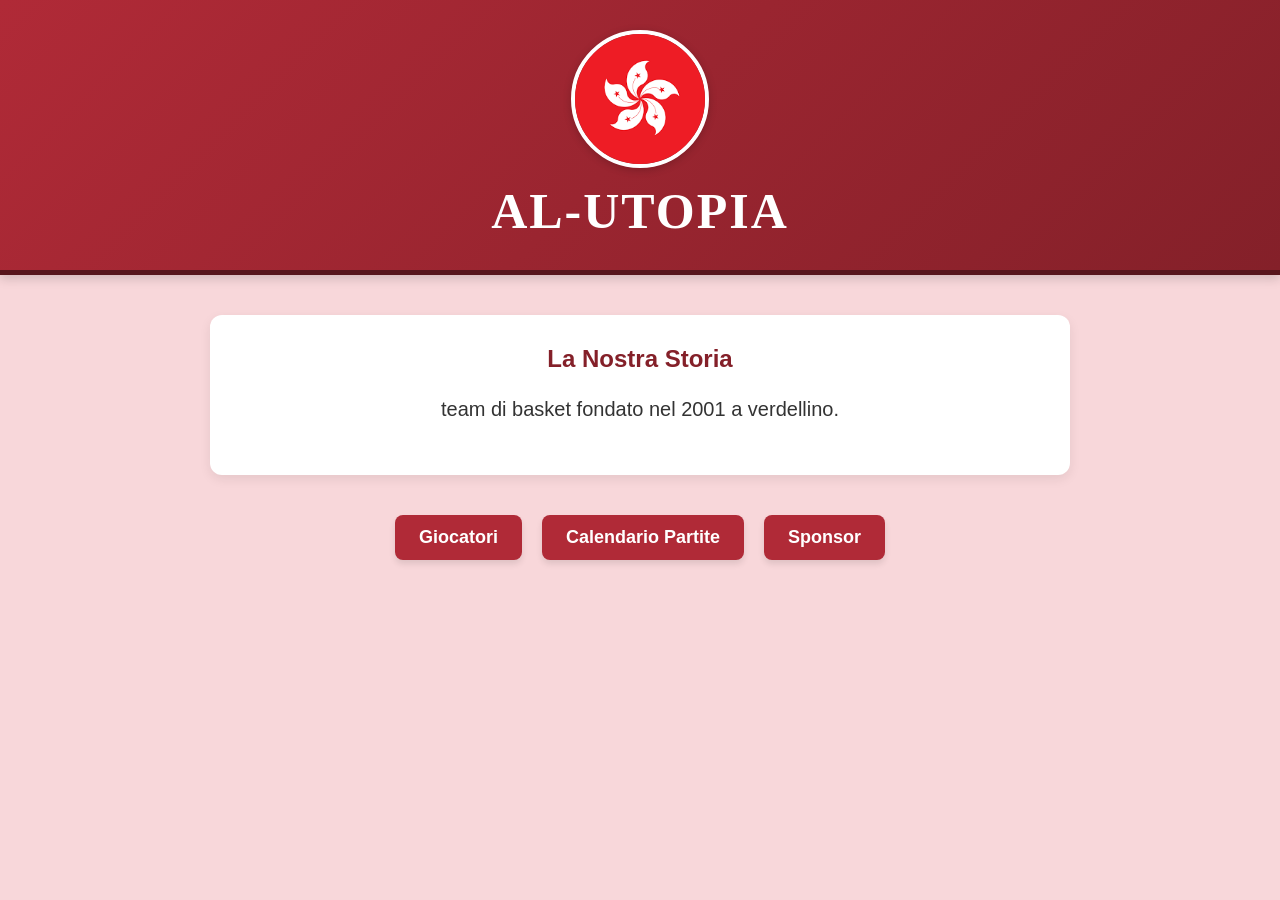
<file: index.html>
<!DOCTYPE html>
<html lang="it">
<head>
    <meta charset="UTF-8">
    <eta name="viewport" content="width=device-width, initial-scale=1.0">
    <title>Al-Utopia - Pagina Ufficiale</title>
    <link href="./css/style.css" rel="stylesheet">
</head>

<body>
 
    <header class="hero-banner">
        <div class="logo-cont">
            <img class="logo" src="./assets/logo.png" alt="Logo Al-Utopia">
        </div>
        <h1>Al-Utopia</h1>
    </header>

    <main class="introduzione">
        <h2>La Nostra Storia</h2>
        <p>
            team di basket fondato nel 2001 a verdellino. 
        </p>
    </main>

    <nav>
        <ul class="navbar">
            <li><a href="Giocatori.html" class="btn">Giocatori</a></li>
            <li><a href="Calendario_Partite.html" class="btn">Calendario Partite</a></li>
            <li><a href="Sponsor.html" class="btn">Sponsor</a></li>
        </ul>
    </nav>



</body>
</html>
</file>
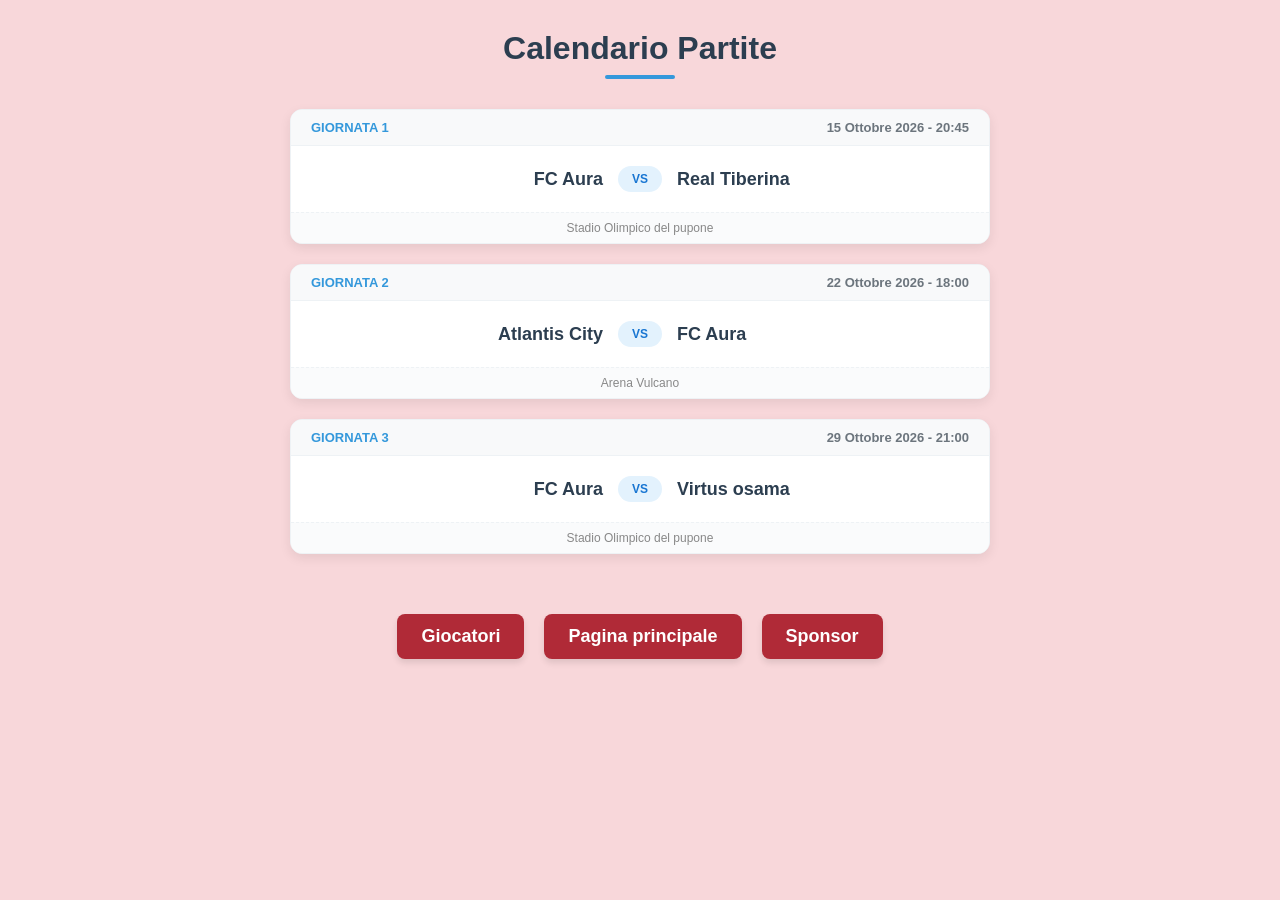
<file: Calendario_Partite.html>
<!DOCTYPE html>
<html lang="it">
<head>
    <meta charset="UTF-8">
    <meta name="viewport" content="width=device-width, initial-scale=1.0">
    <title>Calendario Partite</title>
   
    <link rel="stylesheet" href="./css/calendario_partiteStyle.css">
</head>
<body>

    <h1 class="titolo-pagina">Calendario Partite</h1>
    <div class="linea-decorativa"></div>

  
    <main class="calendar-container">
        
      
        <article class="match-card">
            
       
            <div class="match-header">
                <span class="match-day">Giornata 1</span>
                <span class="match-date">15 Ottobre 2026 - 20:45</span>
            </div>

            
            <div class="match-body">
                <div class="team home">
                    <span class="team-name">FC Aura</span>
                </div>
                <div class="vs">VS</div>
                <div class="team away">
                    <span class="team-name">Real Tiberina</span>
                </div>
            </div>

            
            <div class="match-footer">
                <span class="stadium">Stadio Olimpico del pupone</span>
            </div>
        </article>

       
        <article class="match-card">
            <div class="match-header">
                <span class="match-day">Giornata 2</span> <!-- PER NON MANDARE A CAPO IL TESTO -->
                <span class="match-date">22 Ottobre 2026 - 18:00</span>
            </div>
            <div class="match-body">
                <div class="team home">
                    <span class="team-name">Atlantis City</span>
                </div>
                <div class="vs">VS</div>
                <div class="team away">
                    <span class="team-name">FC Aura</span>
                </div>
            </div>
            <div class="match-footer">
                <span class="stadium">Arena Vulcano</span> 
            </div>
        </article>

    
        <article class="match-card">
            <div class="match-header">
                <span class="match-day">Giornata 3</span>
                <span class="match-date">29 Ottobre 2026 - 21:00</span>
            </div>
            <div class="match-body">
                <div class="team home">
                    <span class="team-name">FC Aura</span>
                </div>
                <div class="vs">VS</div>
                <div class="team away">
                    <span class="team-name">Virtus osama</span>
                </div>
            </div>
            <div class="match-footer">
                <span class="stadium">Stadio Olimpico del pupone</span>
            </div>
        </article>

    </main>

       <nav>
        <ul class="navbar">
            <li><a href="Giocatori.html" class="btn">Giocatori</a></li>
            <li><a href="index.html" class="btn">Pagina principale</a></li>
            <li><a href="Sponsor.html" class="btn">Sponsor</a></li>
        </ul>
    </nav>

</body>
</html>
</file>
<file: css/style.css>
body {
    background-color: #f8d7da; 
    font-family: Arial, Helvetica, sans-serif;
    margin: 0;
    padding: 0;
}


.hero-banner {
    background: linear-gradient(135deg, #b02a37 0%, #842029 100%); 
    color: #ffffff;
    padding: 30px 20px;
    text-align: center;
    box-shadow: 0 4px 10px rgba(0, 0, 0, 0.15);
    border-bottom: 5px solid #58151c;
}

.logo-cont {
    width: 100%;
    margin-bottom: 10px;
}

.logo {
    width: 130px;
    height: 130px;
    object-fit: cover;
    border-radius: 50%;
    border: 4px solid #ffffff;
    box-shadow: 0 2px 8px rgba(0,0,0,0.2);
}

h1 {
    font-family: 'Times New Roman', Times, serif;
    font-size: 50px;
    margin: 10px 0 0 0;
    text-transform: uppercase;
    letter-spacing: 2px;
}


.navbar {
    display: flex;
    justify-content: center;
    gap: 20px;
    list-style-type: none;
    padding: 0;
    margin: 30px 20px;
}


.btn {
    display: inline-block;
    padding: 12px 24px;
    background-color: #b02a37;
    color: #ffffff;
    text-decoration: none;
    font-weight: bold;
    font-size: 18px;
    border-radius: 8px;
    box-shadow: 0 4px 6px rgba(0,0,0,0.1);
    transition: all 0.3s ease;
}


.btn:hover {
    background-color: #842029;
    transform: translateY(-2px);
    box-shadow: 0 6px 12px rgba(0,0,0,0.15);
}


.introduzione {
    max-width: 800px;
    margin: 40px auto;
    padding: 30px;
    background-color: #ffffff;
    border-radius: 12px;
    box-shadow: 0 4px 12px rgba(0,0,0,0.08);
    text-align: center;
}

.introduzione h2 {
    color: #842029;
    margin-top: 0;
}

.introduzione p {
    font-family: 'Trebuchet MS', sans-serif;
    font-size: 20px;
    line-height: 1.6;
    color: #333333;
}
</file>
<file: css/calendario_partiteStyle.css>
body {
    background-color: #f8d7da; 
    font-family: Arial, Helvetica, sans-serif;
    margin: 0;
    padding: 0;
}

.titolo-pagina {
    text-align: center;      
    color: #2c3e50;             
    margin-top: 30px;           /* Spazio vuoto sopra il titolo */
    margin-bottom: 8px;         /* Spazio ridotto sotto per avvicinarlo alla linea */
    font-family: sans-serif;    
}

.linea-decorativa {
    width: 70px;                /* Larghezza della barretta */
    height: 4px;                /* Spessore della barretta */
    background-color: #3498db; 
    border-radius: 2px;        
    margin: 0 auto 30px auto;   /* 'auto' a sinistra e destra centra il blocco nella pagina */
}


.calendar-container {
    display: flex;             
    flex-direction: column;     /* Dispone le schede delle partite una sotto l'altra in colonna */
    gap: 20px;                  /* Distanza automatica di 20px tra una card e l'altra */
    max-width: 700px;         
    margin: 0 auto;             /* Centra l'intero contenitore nella pagina */
    padding: 0 15px 30px 15px;  
    font-family: sans-serif;
}


.match-card {
    background-color: #ffffff; 
    border-radius: 12px;        /* Bordi arrotondati della card */
    box-shadow: 0 4px 12px rgba(0, 0, 0, 0.08); /*ombra  */
    overflow: hidden;           /* Taglia tutto ciò che esce dai bordi arrotondati */
    border: 1px solid #eef2f5;  /* Bordo sottile */
    transition: transform 0.2s ease; /* animazione al passaggio del mouse */
}


.match-card:hover {
    transform: translateY(-3px);
}


.match-header {
    background-color: #f8f9fa;  
    display: flex;              
    justify-content: space-between; /* Spinge la giornata a sinistra e la data a destra */
    padding: 10px 20px;       
    font-size: 13px;            
    color: #6c757d;             
    font-weight: 600;          
    border-bottom: 1px solid #eef2f5; /* Linea di divisione sottile sotto l'header */
}

.match-day {
    color: #3498db;            
    text-transform: uppercase;  
}




.match-body {
    display: flex;              
    justify-content: space-between; 
    align-items: center;        /* Allinea verticalmente gli elementi al centro */
    padding: 20px;            
}

.team {
    flex: 1;                    /* Fa in modo che i box delle squadre occupino lo spazio disponibile */
    font-size: 18px;          
    font-weight: bold;          /* Testo in grassetto */
    color: #2c3e50;           
}


.team.home {
    text-align: right;
}


.team.away {
    text-align: left;
}


.vs {
    padding: 6px 14px;
    background-color: #e3f2fd;  
    color: #1976d2;            
    font-weight: 800;           /* Grassetto */
    border-radius: 20px;       
    font-size: 12px;
    margin: 0 15px;             /* Distanza laterale dalle squadre */
}




.match-footer {
    text-align: center;         
    padding: 8px;
    background-color: #fafbfc; 
    font-size: 12px;
    color: #888;            
    border-top: 1px dashed #eef2f5; /* Linea tratteggiata superiore */
}



.navbar {
    display: flex;
    justify-content: center;
    gap: 20px;
    list-style-type: none;
    padding: 0;
    margin: 30px 20px;
}


.btn {
    display: inline-block;
    padding: 12px 24px;
    background-color: #b02a37;
    color: #ffffff;
    text-decoration: none;
    font-weight: bold;
    font-size: 18px;
    border-radius: 8px;
    box-shadow: 0 4px 6px rgba(0,0,0,0.1);
    transition: all 0.3s ease;
}


.btn:hover {
    background-color: #842029;
    transform: translateY(-2px);
    box-shadow: 0 6px 12px rgba(0,0,0,0.15);
}
</file>
